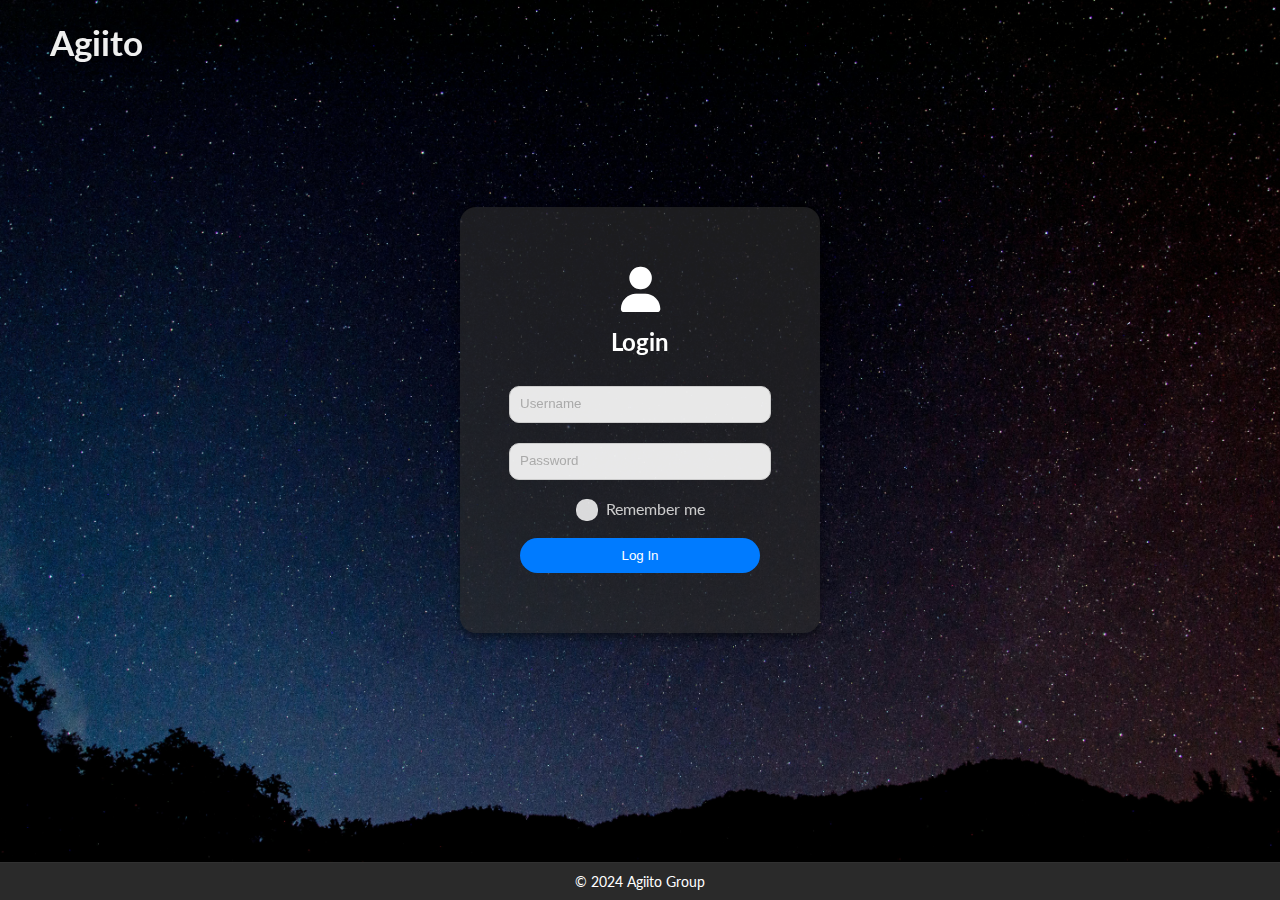
<file: Login.html>
<!DOCTYPE html>
<html lang="en">
<head>
    <meta charset="UTF-8">
    <meta name="viewport" content="width=device-width, initial-scale=1.0">
    <title>Login - Agiito Training Home</title>
    <link rel="stylesheet" href="styles.css">
    <link href="https://fonts.googleapis.com/css2?family=Roboto:wght@700;900&display=swap" rel="stylesheet">
    <link href="https://fonts.googleapis.com/css2?family=Lato:ital,wght@0,400;0,700;1,400&display=swap" rel="stylesheet">
    <link rel="stylesheet" href="https://cdnjs.cloudflare.com/ajax/libs/font-awesome/6.0.0-beta3/css/all.min.css">
</head>
<body style="background: url('Images/loginstars.jpg') no-repeat center center fixed; background-size: cover;">
    <div class="header" id="navbar">
        <a href="#default" class="logo">Agiito</a>
    </div>
    <div class="login-form-container">
        <form class="login-form" onsubmit="return login();">
            <div class="icon-container">
                <i class="fas fa-user"></i> 
            </div>
            <h2>Login</h2>
            <div class="form-field">
                <input type="text" id="username" name="username" placeholder="Username" required>
            </div>
            <div class="form-field">
                <input type="password" id="password" name="password" placeholder="Password" required>
            </div>
            <div class="form-field checkbox-container">
                <input type="checkbox" id="remember-me" name="remember" class="styled-checkbox"/>
                <label for="remember-me">Remember me</label>
            </div>
            <button type="submit" class="submit-button">Log In</button>
        </form>
    </div>
    <footer>
        © 2024 Agiito Group
    </footer>
    <script>
        function login() {
            var usernameInput = document.getElementById("username").value;
            var passwordInput = document.getElementById("password").value;
            var correctUsername = "user";  
            var correctPassword = "Password123"; 

            if (usernameInput === correctUsername && passwordInput === correctPassword) {
                window.location.href = "index.html"; 
            } else {
                alert("Incorrect username or password"); 
            }
            return false; 
        }
    </script>
</body>
</html>
</file>
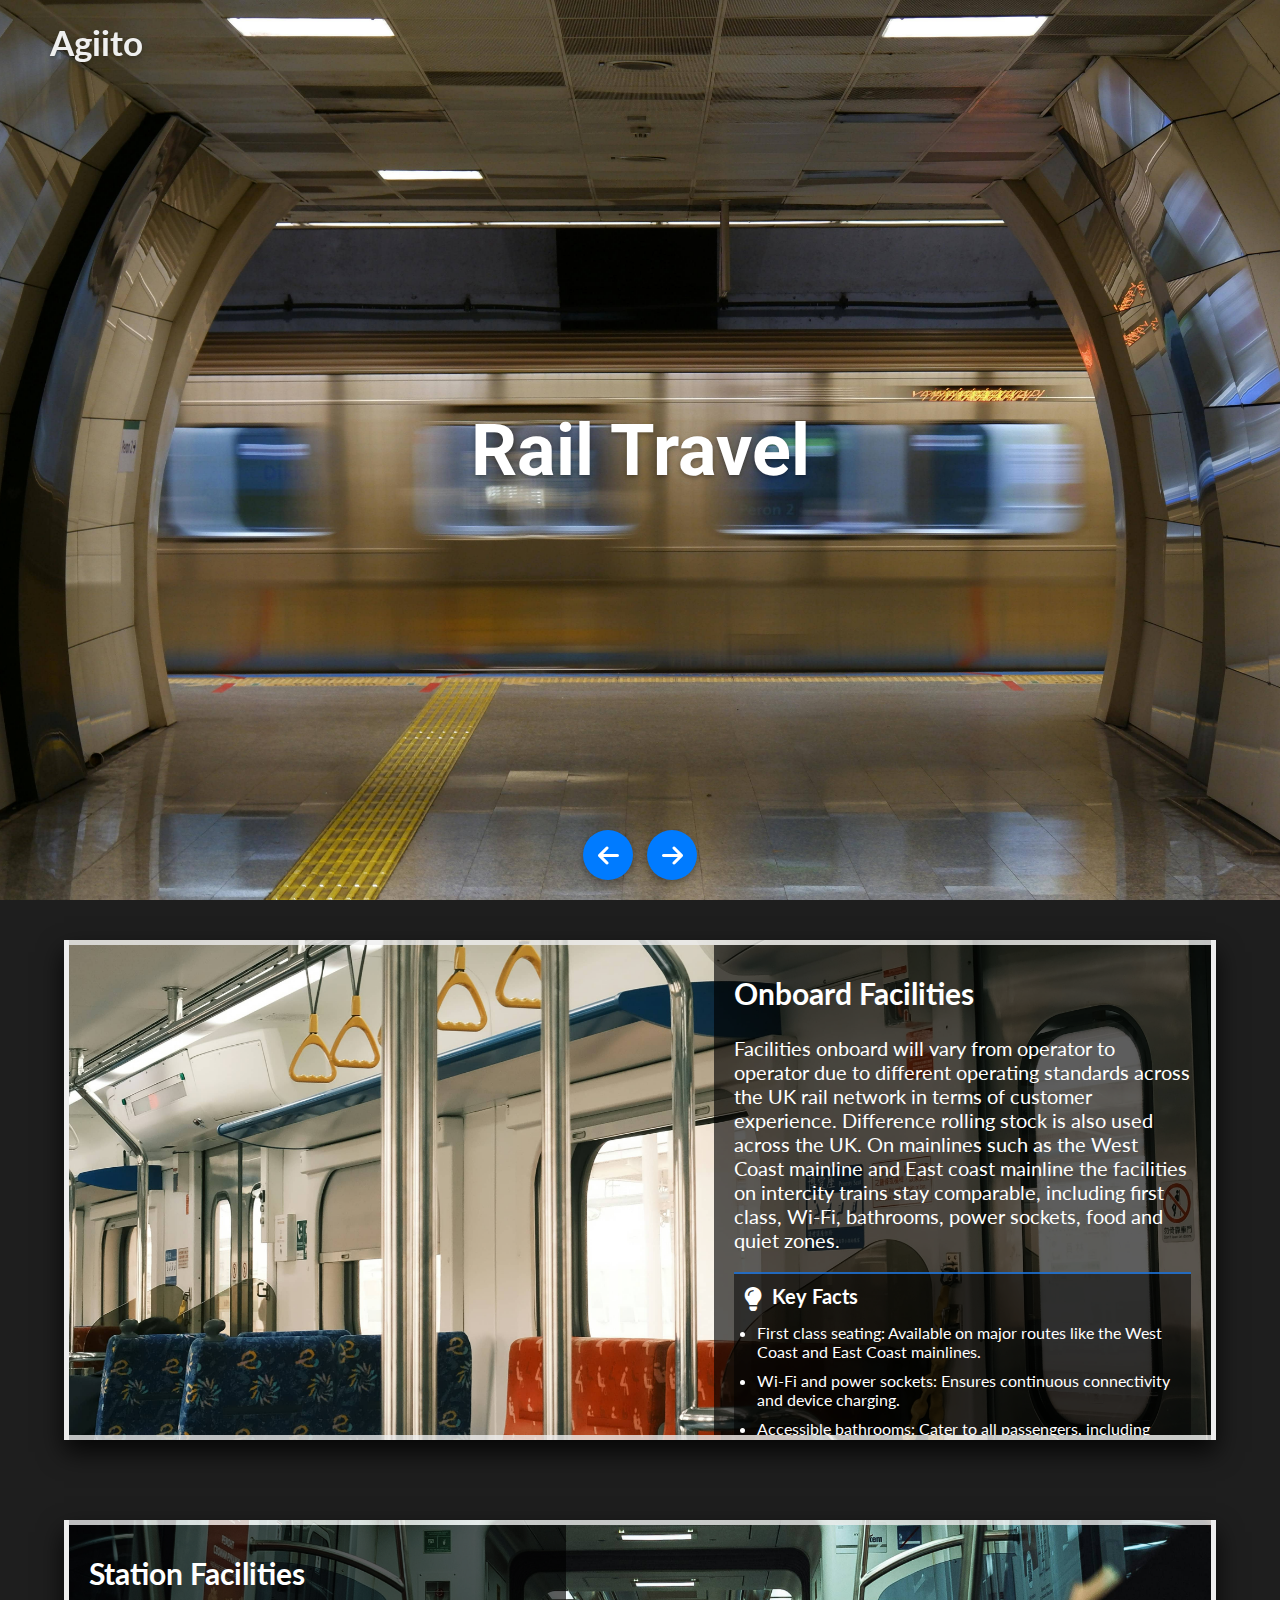
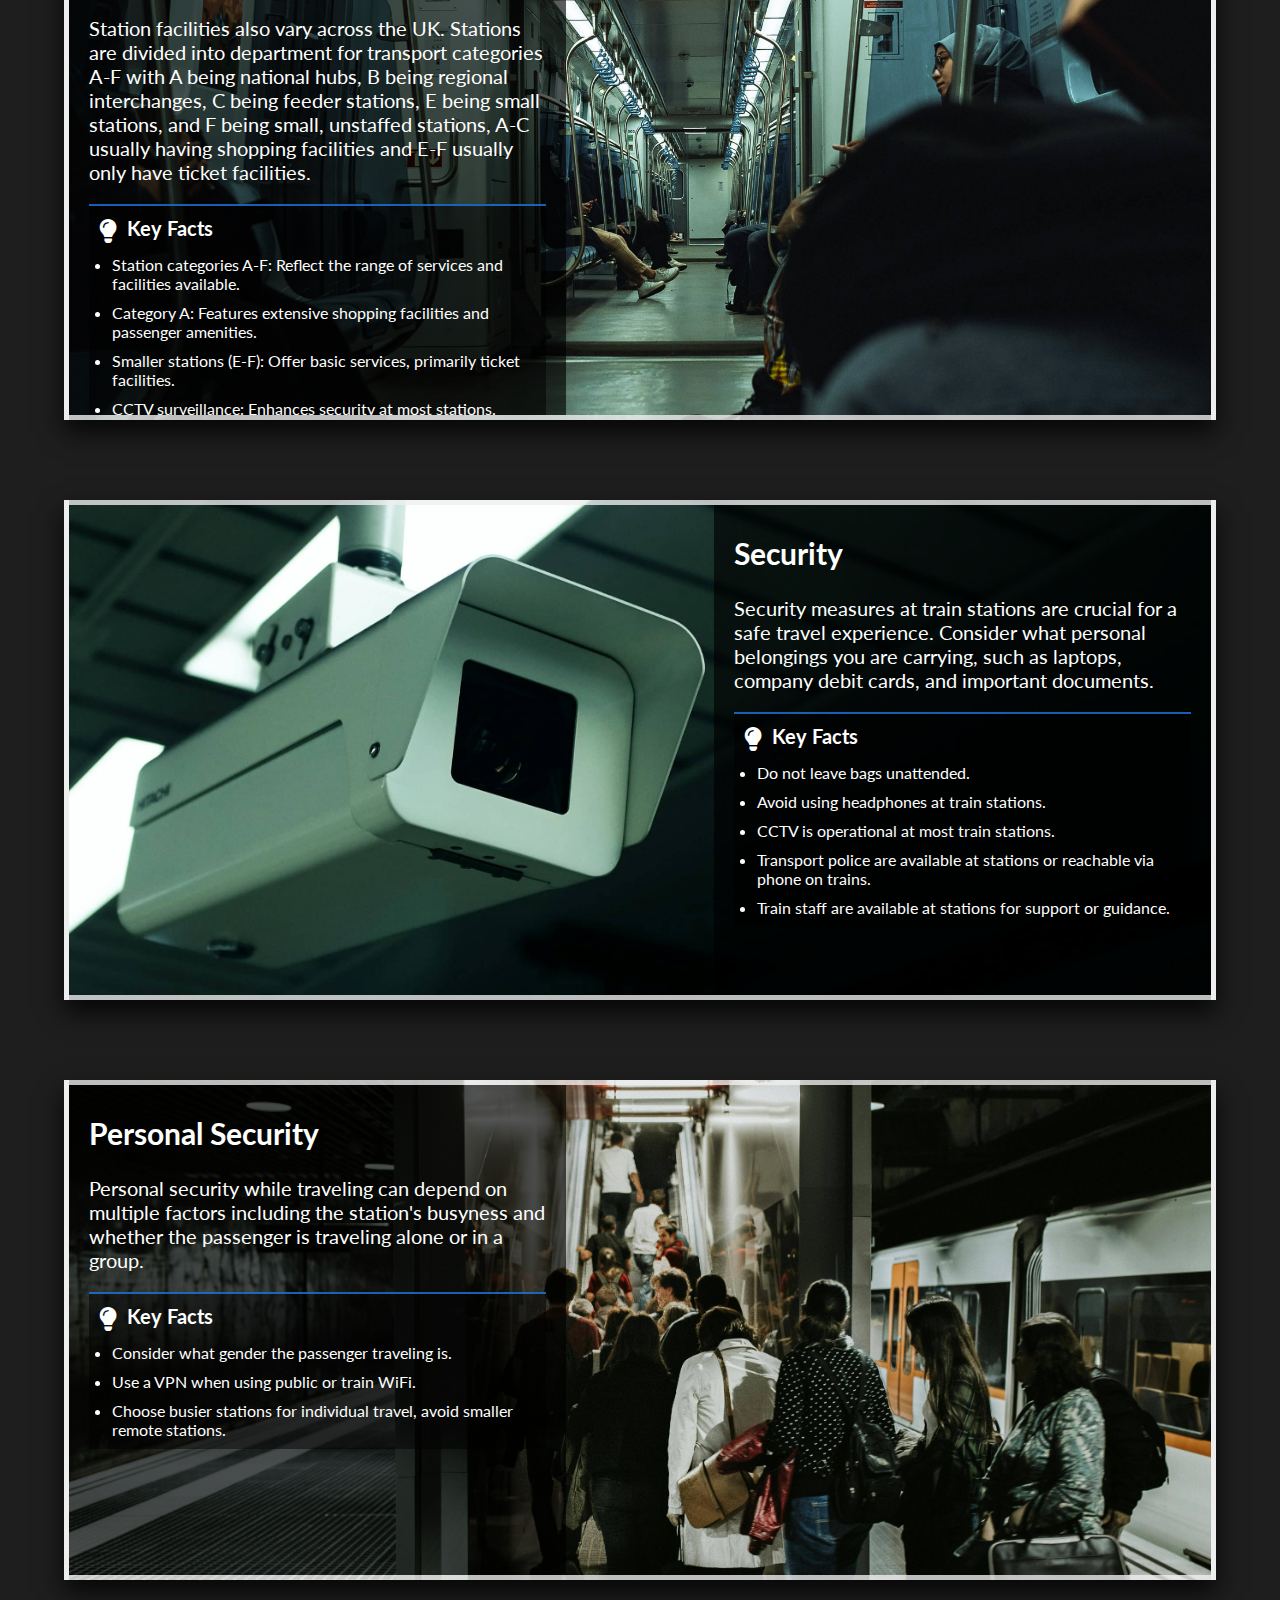
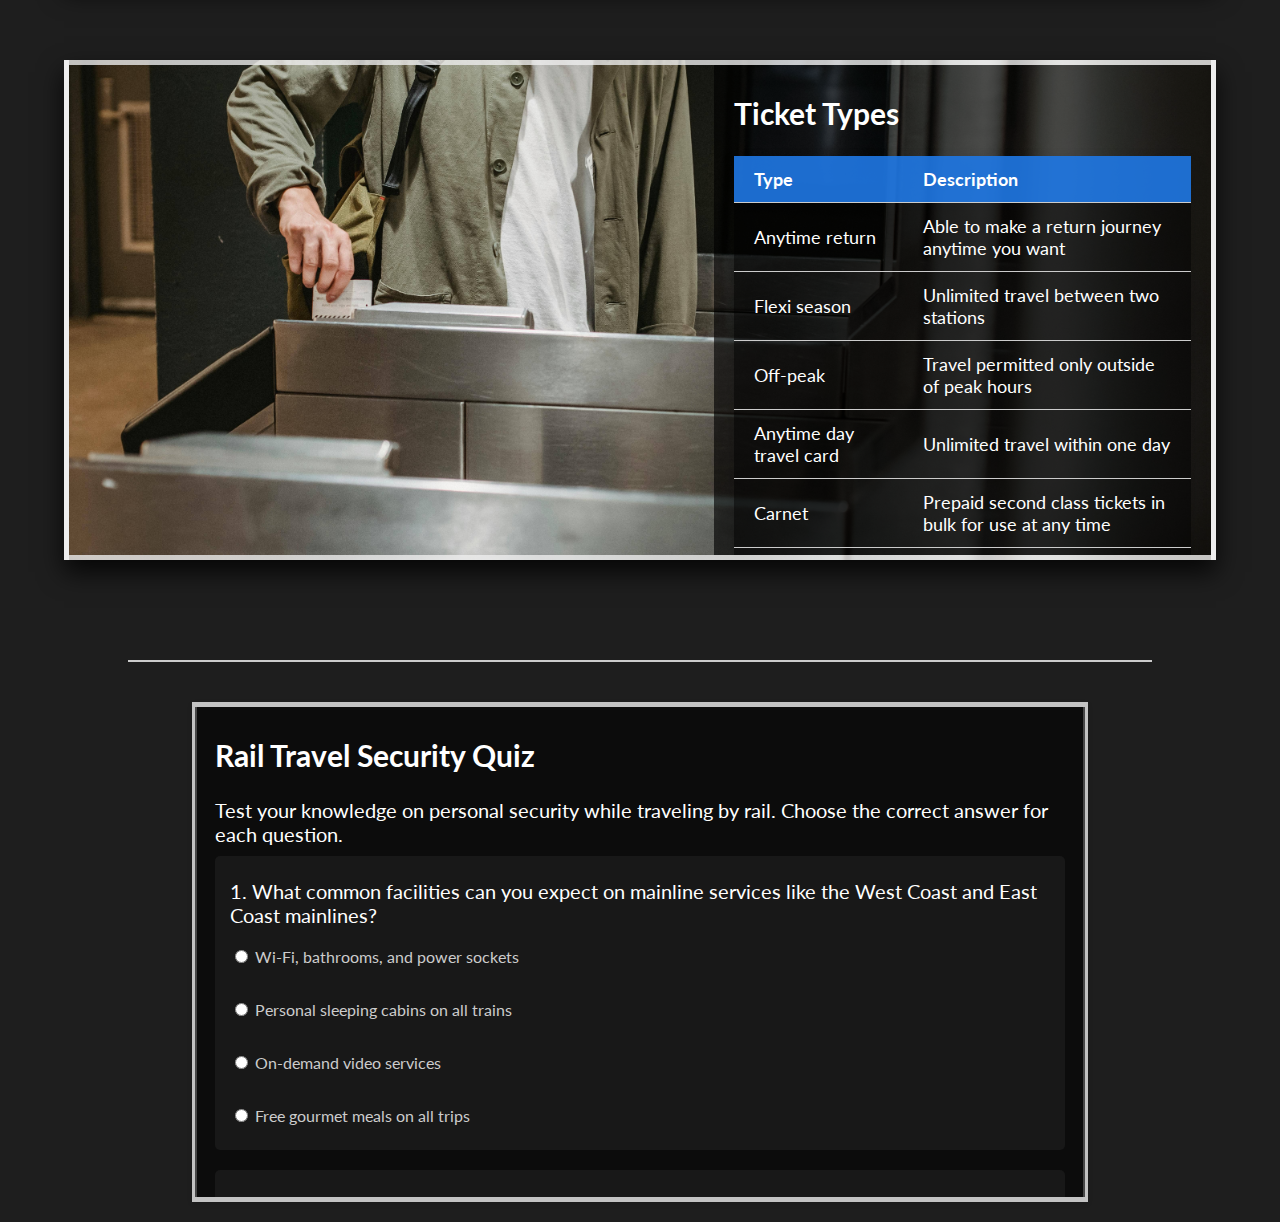
<file: railtravel.html>
<!DOCTYPE html>
<html lang="en">
<head>
    <meta charset="UTF-8">
    <meta name="viewport" content="width=device-width, initial-scale=1.0">
    <title>Agiito Training Home</title>
    <link rel="stylesheet" href="styles.css">
    <link href="https://fonts.googleapis.com/css2?family=Roboto:wght@700;900&display=swap" rel="stylesheet">
    <link rel="stylesheet" href="https://cdnjs.cloudflare.com/ajax/libs/font-awesome/6.0.0-beta3/css/all.min.css">
    <link href="https://fonts.googleapis.com/css2?family=Lato:ital,wght@0,400;0,700;1,400&display=swap" rel="stylesheet">
    <link href="https://cdnjs.cloudflare.com/ajax/libs/font-awesome/6.0.0-beta3/css/all.min.css" rel="stylesheet">
</head>
<body>
    <div class="header" id="navbar">
        <a href="index.html" class="logo">Agiito</a>
        <div class="header-right">
        </div>
      </div>
    <div class="image-banner">
        <div class="banner-text">
            <h1>Rail Travel</h1>
        </div>
    </div>
    <main>      
        <section class="intro parallax" style="background-image: url('Images/InsideRail.jpg');">
            <div class="text-overlay">
                <h2>Onboard Facilities</h2>
                <p>Facilities onboard will vary from operator to operator due to different operating standards across the UK rail network in terms of customer experience. Difference rolling stock is also used across the UK. On mainlines such as the West Coast mainline and East coast mainline the facilities on intercity trains stay comparable, including first class, Wi-Fi, bathrooms, power sockets, food and quiet zones.</p>
                <div class="key-facts">
                    <span class="icon"><i class="fas fa-lightbulb"></i></span>
                    <div class="facts-content">
                        <span class="facts-text">Key Facts</span>
                        <ul class="facts-list">
                            <li>First class seating: Available on major routes like the West Coast and East Coast mainlines.</span></li>
                            <li>Wi-Fi and power sockets: Ensures continuous connectivity and device charging.</span></li>
                            <li>Accessible bathrooms: Cater to all passengers, including those with disabilities.</span></li>
                            <li>Dining options: Range from snacks to full meals, depending on the journey.</span></li>
                            <li>Quiet zones: Provide a peaceful environment for those who prefer less noise.</span></li>
                        </ul>
                    </div>
                </div>
            </div>
        </section>

        <section class="additional-info parallax" style="background-image: url('Images/InsideRail2.jpg');">
            <div class="text-overlay">
                <h2>Station Facilities</h2>
                <p>Station facilities also vary across the UK. Stations are divided into department for transport categories A-F with A being national hubs, B being regional interchanges, C being feeder stations, E being small stations, and F being small, unstaffed stations, A-C usually having shopping facilities and E-F usually only have ticket facilities.</p>
                <div class="key-facts">
                    <span class="icon"><i class="fas fa-lightbulb"></i></span>
                    <div class="facts-content">
                        <span class="facts-text">Key Facts</span>
                        <ul class="facts-list">
                            <li>Station categories A-F: Reflect the range of services and facilities available.</li>
                            <li>Category A: Features extensive shopping facilities and passenger amenities.</li>
                            <li>Smaller stations (E-F): Offer basic services, primarily ticket facilities.</li>
                            <li>CCTV surveillance: Enhances security at most stations.</li>
                            <li>Staff assistance: Available to help with information, guidance, and security concerns.</li>
                        </ul>
                    </div>
                </div>
            </div>
        </section>

        <section class="security parallax" style="background-image: url('Images/cctv5.jpg');">
            <div class="text-overlay right-overlay">
                <h2>Security</h2>
                <p>Security measures at train stations are crucial for a safe travel experience. Consider what personal belongings you are carrying, such as laptops, company debit cards, and important documents.</p>
                <div class="key-facts">
                    <span class="icon"><i class="fas fa-lightbulb"></i></span>
                    <div class="facts-content">
                        <span class="facts-text">Key Facts</span>
                        <ul class="facts-list">
                            <li>Do not leave bags unattended.</li>
                            <li>Avoid using headphones at train stations.</li>
                            <li>CCTV is operational at most train stations.</li>
                            <li>Transport police are available at stations or reachable via phone on trains.</li>
                            <li>Train staff are available at stations for support or guidance.</li>
                        </ul>
                    </div>
                </div>
            </div>
        </section>

        <section class="personal-security parallax" style="background-image: url('Images/Crowded.jpg');">
            <div class="text-overlay left-overlay">
                <h2>Personal Security</h2>
                <p>Personal security while traveling can depend on multiple factors including the station's busyness and whether the passenger is traveling alone or in a group.</p>
                <div class="key-facts">
                    <span class="icon"><i class="fas fa-lightbulb"></i></span>
                    <div class="facts-content">
                        <span class="facts-text">Key Facts</span>
                        <ul class="facts-list">
                            <li>Consider what gender the passenger traveling is.</li>
                            <li>Use a VPN when using public or train WiFi.</li>
                            <li>Choose busier stations for individual travel, avoid smaller remote stations.</li>
                        </ul>
                    </div>
                </div>
            </div>
        </section>

        <section class="ticket-types parallax" style="background-image: url('Images/Tickets.jpg');">
            <div class="text-overlay right-overlay">
                <h2>Ticket Types</h2>
                <table>
                    <thead>
                        <tr>
                            <th>Type</th>
                            <th>Description</th>
                        </tr>
                    </thead>
                    <tbody>
                        <tr>
                            <td>Anytime return</td>
                            <td>Able to make a return journey anytime you want</td>
                        </tr>
                        <tr>
                            <td>Flexi season</td>
                            <td>Unlimited travel between two stations</td>
                        </tr>
                        <tr>
                            <td>Off-peak</td>
                            <td>Travel permitted only outside of peak hours</td>
                        </tr>
                        <tr>
                            <td>Anytime day travel card</td>
                            <td>Unlimited travel within one day</td>
                        </tr>
                        <tr>
                            <td>Carnet</td>
                            <td>Prepaid second class tickets in bulk for use at any time</td>
                        </tr>
                        <tr>
                            <td>Super off-peak</td>
                            <td>Travel in quiet hours</td>
                        </tr>
                        <tr>
                            <td>Advanced</td>
                            <td>Ticket booked in advance of departure</td>
                        </tr>
                    </tbody>
                </table>
            </div>
        </section>

        <div class="section-divider"></div>

        <section id="quiz-section" class="quick-quiz parallax" style="background-color: rgba(36, 36, 36, 0.826);">
            <div class="text-overlay">
                <h2>Rail Travel Security Quiz</h2>
                <p>Test your knowledge on personal security while traveling by rail. Choose the correct answer for each question.</p>
                <form id="quizForm">
                    <!-- Question 1 -->
                    <div class="quiz-question">
                        <p>1. What common facilities can you expect on mainline services like the West Coast and East Coast mainlines?</p>
                        <div class="options">
                            <label><input type="radio" name="question1" value="A"> Wi-Fi, bathrooms, and power sockets</label><br>
                            <label><input type="radio" name="question1" value="B"> Personal sleeping cabins on all trains</label><br>
                            <label><input type="radio" name="question1" value="C"> On-demand video services</label><br>
                            <label><input type="radio" name="question1" value="D"> Free gourmet meals on all trips</label>
                        </div>
                    </div>
                    <!-- Question 2 -->
                    <div class="quiz-question">
                        <p>2. What type of facilities can you typically find at Category A stations in the UK?</p>
                        <div class="options">
                            <label><input type="radio" name="question2" value="A"> Only ticket facilities</label><br>
                            <label><input type="radio" name="question2" value="B"> Shopping facilities</label><br>
                            <label><input type="radio" name="question2" value="C"> No staff or facilities available</label><br>
                            <label><input type="radio" name="question2" value="D"> Basic waiting areas only</label>
                        </div>
                    </div>
                    <!-- Question 3 -->
                    <div class="quiz-question">
                        <p>3. What security feature is operational at most UK train stations?</p>
                        <div class="options">
                            <label><input type="radio" name="question3" value="A"> Metal detectors at all entrances</label><br>
                            <label><input type="radio" name="question3" value="B"> Baggage claim tickets</label><br>
                            <label><input type="radio" name="question3" value="C"> CCTV surveillance</label><br>
                            <label><input type="radio" name="question3" value="D"> Mandatory ID checks</label>
                        </div>
                    </div>
                    <!-- Question 4 -->
                    <div class="quiz-question">
                        <p>4. Which ticket allows you to travel at any time without restrictions?</p>
                        <div class="options">
                            <label><input type="radio" name="question4" value="A"> Off-peak</label><br>
                            <label><input type="radio" name="question4" value="B"> Anytime return</label><br>
                            <label><input type="radio" name="question4" value="C"> Super off-peak</label><br>
                            <label><input type="radio" name="question4" value="D"> Advanced</label>
                        </div>
                    </div>
                    <!-- Question 5 -->
                    <div class="quiz-question">
                        <p>5. Why is it advised to use a VPN when using Wi-Fi at train stations?</p>
                        <div class="options">
                            <label><input type="radio" name="question5" value="A"> To secure your internet connection</label><br>
                            <label><input type="radio" name="question5" value="B"> To increase internet speed</label><br>
                            <label><input type="radio" name="question5" value="C"> To access location-restricted websites</label><br>
                            <label><input type="radio" name="question5" value="D"> All of the above</label>
                        </div>
                    </div>
                    <button type="button" class="quiz-submit" onclick="submitQuiz()">Check Answers</button>
                </form>
                <div id="quizResult"></div> 
            </div>
        </section>
    </main>
    <div class="arrow-buttons">
        <a href="sustainability.html" class="arrow-button left"><i class="fas fa-arrow-left"></i></a>
        <a href="airtravel.html" class="arrow-button right"><i class="fas fa-arrow-right"></i></a>
    </div>
    <script src="js/quizRail.js"></script>
    <script src="js/navbarscroll.js"></script>
</body>
</html>
</file>
<file: styles.css>
body, html {
    height: 100%;
}

body {
    font-family: 'lato', Arial, sans-serif;
    margin: 0;
    padding: 0;
    background: #1e1e1e;
    color: #ffffff;
}

.login-form-container {
    display: flex;
    justify-content: center;
    align-items: center;
    height: calc(100vh - 60px); 
}

.login-form {
    width: 300px;
    background: rgba(42, 42, 42, 0.667); 
    padding: 60px 30px 60px 30px; 
    border-radius: 16px;
    box-shadow: 0 4px 8px rgba(0, 0, 0, 0.458);
    backdrop-filter: blur(0.5px);
    display: flex;
    flex-direction: column;
    align-items: center;
}

.login-form h2 {
    text-align: center;
}

.form-field {
    width: 80%;
    display: flex;
    flex-direction: column;
    align-items: center;
    margin-top: 10px;
}

.checkbox-container {
    display: flex;
    align-items: center;
    justify-content: flex-start; 
}

.styled-checkbox {
    position: absolute;
    opacity: 0; 
    cursor: pointer;
}

.styled-checkbox + label {
    position: relative;
    cursor: pointer;
    padding-left: 30px; 
    color: #ccc; 
    font-size: 16px; 
}

.styled-checkbox + label:before {
    content: '';
    position: absolute;
    left: 0;
    top: 0;
    width: 18px; 
    height: 18px; 
    border: 2px solid #ffffff00; 
    background-color: #ffffffd6; 
    border-radius: 10px; 
    transition: background 0.3s, border-color 0.3s, box-shadow 0.3s;
}

.styled-checkbox:checked + label:before {
    background-color: #007bff; 
    border-color: #007bff; 
}

.styled-checkbox:checked + label:after {
    content: '';
    position: absolute;
    left: 7.45px; 
    top: 3px; 
    width: 5px;
    height: 10px;
    border: solid white;
    border-width: 0 2px 2px 0;
    transform: rotate(45deg);
}

input[type="checkbox"] {
    margin-right: 10px; 
}

label {
    color: #ccc; 
    font-size: 16px; 
}

.form-field label {
    display: block;
    margin-bottom: 5px;
}

.form-field input {
    width: 100%;
    padding: 10px;
    margin-bottom: 10px; 
    border: 1px solid #ccc;
    border-radius: 10px;
    background: #fdfdfde8;
    color: #333;
}

.form-field input::placeholder {
    color: #aaa; 
}

.submit-button {
    width: 80%;
    padding: 10px;
    margin-top: 15px;
    background-color: #007bff;
    color: white;
    border: none;
    border-radius: 20px;
    cursor: pointer;
    transition: background-color 0.3s;
}

button:hover {
    background-color: #0056b3;
}

.icon-container {
    display: flex;
    justify-content: center;
    font-size: 45px; /* Adjust size as needed */
    color: #ffffff; /* Icon color */
    margin-bottom: -5px; /* Space between icon and the login title */
}


footer {
    text-align: center;
    padding: 10px 0;
    background-color: #151515;
    color: #ccc;
    border-top: 1px solid #313131;
}

.header {
    position: fixed;
    width: 100%;
    top: 0;
    left: 0;
    padding-top: 20px;
    padding-bottom: 20px;
    z-index: 1000;
    background-color: #15151500;
    transition: top 0.5s ease;  
}
  
  .header a {
    float: left;
    color: rgb(239, 239, 239);
    text-align: center;
    padding: 10px;
    text-decoration: none;
    font-size: 20px; 
    line-height: 25px;
    border-radius: 2px;
    transition: color 0.5s ease, text-shadow 0.5s ease;
}
  
  .header a.logo {
    font-size: 35px;
    font-weight: bold;
    margin-left: 40px;
    text-shadow: 0 2px 5px rgba(0, 0, 0, 0.27);
}

  .header.scrolled a {
    color: #007bff; 
    text-shadow: 0px 0px 8px rgba(0, 0, 0, 0.7);
} 

  .header a.logo:hover {
    color: rgb(53, 134, 255); 
    cursor: pointer; 
}
  
  .header-right {
    float: right;
    padding-right: 30px;
}

footer {
    position: fixed;
    bottom: 0;
    width: 100%;
    padding: 10px 0;
    background-color: #2a2a2a;
    text-align: center;
    color: #ffffff;
    font-size: 14px;
}

.scroll-container {
    position: absolute;
    top: 0;
    left: 0;
    width: 100%;
    height: 100vh; /* Adjust height to the viewport */
    overflow: hidden; /* Hide anything outside the viewport */
    scroll-snap-type: y mandatory;
}

.homepage {
    overflow: hidden; /* Ensures no scrolling happens outside of controlled scrolling */
    position: relative;
    width: 100%;
    height: 100vh; /* Viewport height */
}

.homepage html body {
    margin: 0;
    padding: 0;
    overflow-x: hidden; /* Prevent horizontal scroll */
    height: 100%; /* Full height */
}

.homepage, .homepage html {
    height: 100%;
    margin: 0;
    padding: 0;
    overflow: hidden; /* Prevent outer page scrolling */
}

.homepage .header {
    position: fixed;
    width: 100%;
    top: 0;
    z-index: 10;
    background: #15151500;
    color: white;
}

.homepage .logo {
    color: rgb(255, 255, 255);
    transition: color 0.3s ease; /* Smooth transition for color change */
}

.homepage .scroll-container {
    height: 100vh; /* Full viewport height */
    overflow-y: auto; /* Enable vertical scrolling */
    scroll-snap-type: y mandatory; /* Snapping effect */
    scroll-behavior: smooth; /* Smooth scrolling */
}

.homepage .image-banner {
    position: relative;
    height: 100vh; 
    width: 100%;
    display: flex;
    align-items: center;
    justify-content: center;
    background-size: cover;
    background-position: center;
    scroll-snap-align: start;
    margin-bottom: 0px;
}

.homepage .banner-text {
    text-align: center;
    background-color: rgba(0, 0, 0, 0.325);
    padding: 20px;
    border-radius: 40px;
    cursor: pointer; 
    display: flex;
    margin-bottom: 15%;
    align-items: center;
    justify-content: center;
    transition: transform 0.3s ease, box-shadow 0.3s ease;
}

.homepage .banner-text .welcome {
    margin-top: 10%;
}

.Welcome-Text {
    color: white;
    text-shadow: 0 2px 5px rgba(0, 0, 0, 0.358);
    padding: 20px;
    border-radius: 40px;
    font-family: 'Roboto', sans-serif; 
    font-size: 36px; 
    font-weight: 900; 
    text-align: center; 
    z-index: 2;
}

.image-banner {
    background-image: url('Images/underground.jpg');
    display: flex;
    flex-direction: column;
    justify-content: center;
    height: 100%;
    width: 100%;
    text-align: center; 
    background-attachment: fixed;
    background-position: center;
    background-repeat: no-repeat;
    background-size: cover;
    margin-bottom: 90px;
    z-index: 1;
}

.banner-text {
    color: white;
    text-shadow: 0 2px 5px rgba(0, 0, 0, 0.341);
    font-family: 'Roboto', sans-serif; 
    font-size: 36px; 
    font-weight: 900; 
    text-align: center; 
    z-index: 2;
}

.video-banner {
    height: 100vh;
    width: 100%;
    display: flex;
    align-items: center;
    justify-content: center;
    scroll-snap-align: start;
    position: relative;
    margin-bottom: 0px;
    overflow: hidden; /* Prevents any overflow from the video */
}

.video-banner video {
    position: absolute;
    top: 0;
    left: 0;
    width: 100%;
    height: 100%;
    object-fit: cover;
    object-position: center;   /* Ensures video covers the area without distorting aspect ratio */
    margin-right: 50px;
}

.scroll-instruction {
    position: absolute;
    bottom: 100px; /* Adjust based on your preference */
    left: 50%;
    transform: translateX(-50%);
    display: flex;
    align-items: center;
    justify-content: center;
    color: white; /* Adjust based on the most visible color against your banners */
    font-size: 22px; /* Adjust as necessary */
    text-align: center;
}

.scroll-instruction i {
    margin-right: 8px; /* Space between icon and text */
    font-size: 24px; /* Icon size */
}

.last-section .scroll-instruction {
    display: none;
}

.cover-link {
    text-decoration: none; 
    color: inherit; 
    display: block; 
    height: 100%; 
}

.homepage .banner-text:hover {
    background-color: rgba(0, 0, 0, 0.463); 
    cursor: pointer; 
    transition: 0.2s;
}

h2 {
    font-family: 'lato', sans-serif;
    font-weight: bold;
}

main {
    display: flex;
    flex-direction: column;
    align-items: center;
    position: relative; 
    margin-top: -50px;
}

section {
    width: 90%;
    background: #ededed;
    color: #000;
    box-shadow: 0 2px 5px rgba(0,0,0,0.1);
    margin-bottom: 20px;
}

.content {
    display: flex;
    justify-content: space-between;
}

.text {
    flex: 3;
    padding-right: 20px;
}

.imagesright {
    flex: 1;
    display: flex;
    flex-direction: column;
    align-items: flex-end;
}

img {
    width: 100px;
    height: auto;
    padding: 5px;
    margin-bottom: 10px;
}

.parallax {
    height: 500px;
    background-attachment: scroll;
    background-position: center;
    background-repeat: no-repeat;
    background-size: cover;
    width: 90%;
    position: relative;
    display: flex;
    justify-content: center;
    align-items: center;
    margin-bottom: 80px;
    border: 5px solid rgba(239, 239, 239, 0.79); 
    box-sizing: border-box;
    box-shadow: 0 12px 24px rgba(0, 0, 0, 0.8); 
    z-index: 2;
}

.text-overlay {
    position: absolute;
    top: 0;
    bottom: 0;
    width: 40%; 
    background-color: rgba(0, 0, 0, 0.636);
    color: white;
    font-size: 20px;
    padding: 20px;
    text-align: left;
    overflow-y: auto; 
    max-height: 500px; 
    display: block; 
}

-webkit-scrollbar {
        display: none;
}

.text-overlay {
    scrollbar-width: none; 
    -ms-overflow-style: none; 
}

.text-overlay h2 {
    margin-top: 0;
    padding-top: 10px; 
}

.text-overlay p {
    margin-bottom: 10px; 
}


.intro .text-overlay { 
    right: 0;
}

.additional-info .text-overlay { 
    left: 0;
}

.right-overlay {
    right: 0;
}

.left-overlay {
    left: 0;
}

.key-facts {
    margin-top: 20px; 
    padding-top: 10px; 
    border-top: 2px solid rgba(34, 132, 251, 0.716); 
    background-color: rgba(0, 0, 0, 0.5); 
    display: flex;
    align-items: flex-start; 
}

.icon {
    font-size: 24px; 
    margin-right: 10px; 
    margin-left: 10px;
    flex-shrink: 0; 
}

.facts-text {
    font-weight: bold; 
    display: block; 
    margin-bottom: 15px; 
}

.facts-content {
    display: block;
    width: 100%;
}

.facts-list {
    list-style-type: disc;
    margin: 0 0 0 -15px; 
    padding: 0;
    opacity: 1; 
}

.facts-list li {
    margin-bottom: 10px;
    font-size: 16px;
}

.ticket-types table {
    width: 100%;
    border-collapse: collapse;
    margin-top: 20px;
    font-size: 18px;
    background-color: rgba(0, 0, 0, 0.5);
    box-shadow: 0 8px 16px rgba(0, 0, 0, 0.15);
}

.ticket-types th, .ticket-types td {
    text-align: left;
    padding: 12px 20px;
    border-bottom: 1px solid #ccc;
}

.ticket-types th {
    background-color: rgba(34, 132, 251, 0.818);
    color: white;
    font-weight: bold;
}

.ticket-types tr:last-child td {
    border-bottom: none;
}

.ticket-types tbody tr:hover {
    background-color: rgba(0, 0, 0, 0.805);
}

.section-divider {
    height: 2px; 
    background-color: #ccc; 
    width: 80%; 
    margin: 20px auto; 
}

#quiz-section {
    width: 70%; 
    margin: 20px auto; 
    padding: 20px; 
    box-shadow: 0 2px 5px rgba(0, 0, 0, 0.1); 
}

#quiz-section .text-overlay {
    width: 96%; 
}

.quiz-question {
    background-color: #181818;
    padding: 3px 15px 15px 15px;
    margin-bottom: 20px;
    border-radius: 5px;
}

.options label {
    display: block;
    margin-bottom: 10px;
    font-size: 16px;
}

.quiz-submit {
    padding: 10px 20px;
    margin-left: 1%;
    font-size: 16px;
    background-color: #007bff;
    color: white;
    border: none;
    border-radius: 6px;
    cursor: pointer;
}

.quiz-submit:hover {
    background-color: #0056b3;
}

#quizResult {
    margin-top: 20px;
    font-size: 18px;
    color: #fff;
}

.quiz-question p {
    padding-bottom: 10px;
}

.arrow-buttons {
    position: fixed;
    bottom: 20px;
    left: 0;
    right: 0; 
    margin: 0 auto; 
    z-index: 9999; 
    text-align: center; 
}

.arrow-button {
    display: inline-block;
    background-color: #007bff;
    color: #fff;
    font-size: 24px;
    width: 50px;
    height: 50px;
    border-radius: 50%;
    text-align: center;
    line-height: 50px;
    text-decoration: none;
    margin: 0 5px; 
    transition: background-color 0.3s, box-shadow 0.3s; 
    box-shadow: 0 4px 8px rgba(0, 0, 0, 0.318);
}

.button-text {
    font-size: 12px; 
    margin: 0 5px; 
}

.arrow-button.left {
    left: 0;
}

.arrow-button.right {
    right: 0;
}

.arrow-button:hover {
    background-color: #0056b3;
}

@media (max-width: 768px) {
    .quick-quiz {
        width: 90%; 
    }

    .logo {
        margin-left: 10px !important;
    }

    .banner-text {
        font-size: 30px;
    }

    .homepage .banner-text {
        margin-bottom: 60%;
    }

    .Welcome-Text {
        font-size: 30px;
    }

    .text-overlay {
        width: 88.5% !important;
    }

    .text-overlay h2 {
        text-align: center;
    }

    .right-overlay .left-overlay  {
        display: flex;
        justify-content: center;
        align-items: center;
    }

    #quiz-section {
        width: 90%;
    }
}
</file>
